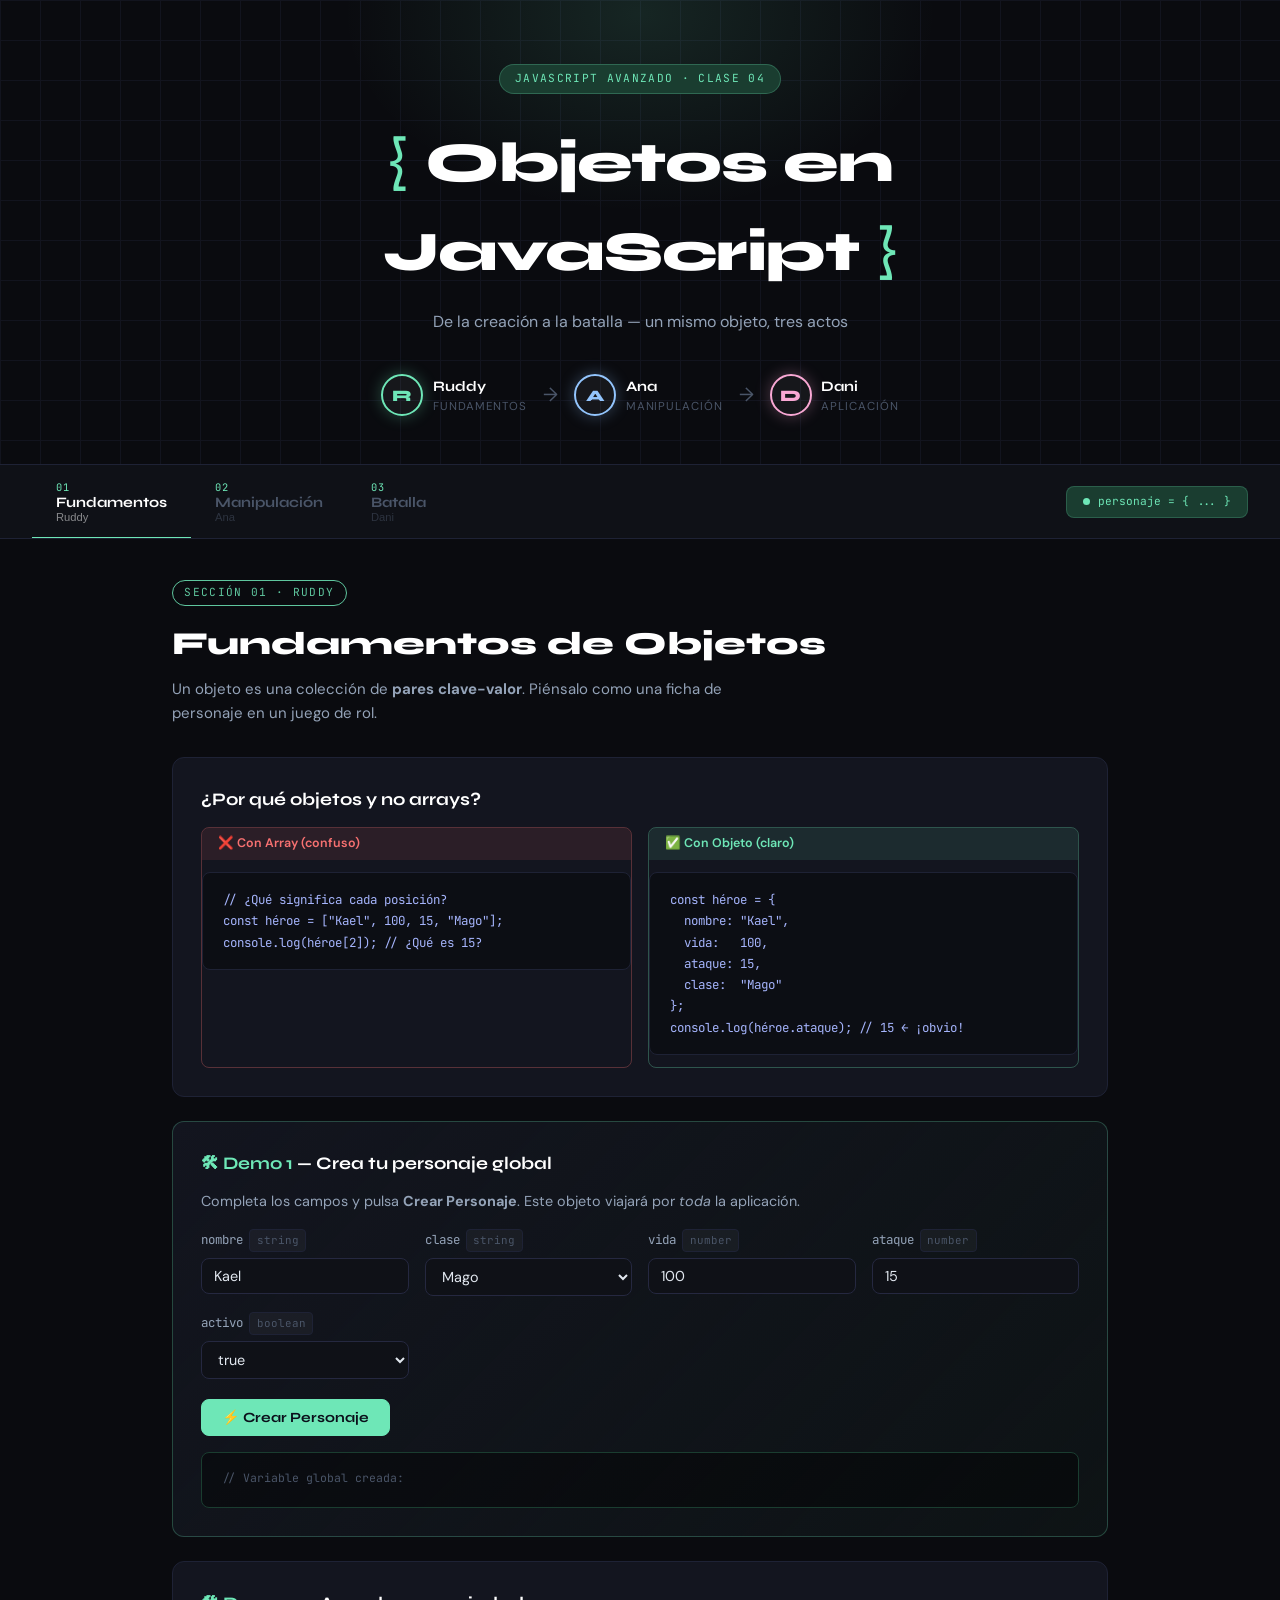
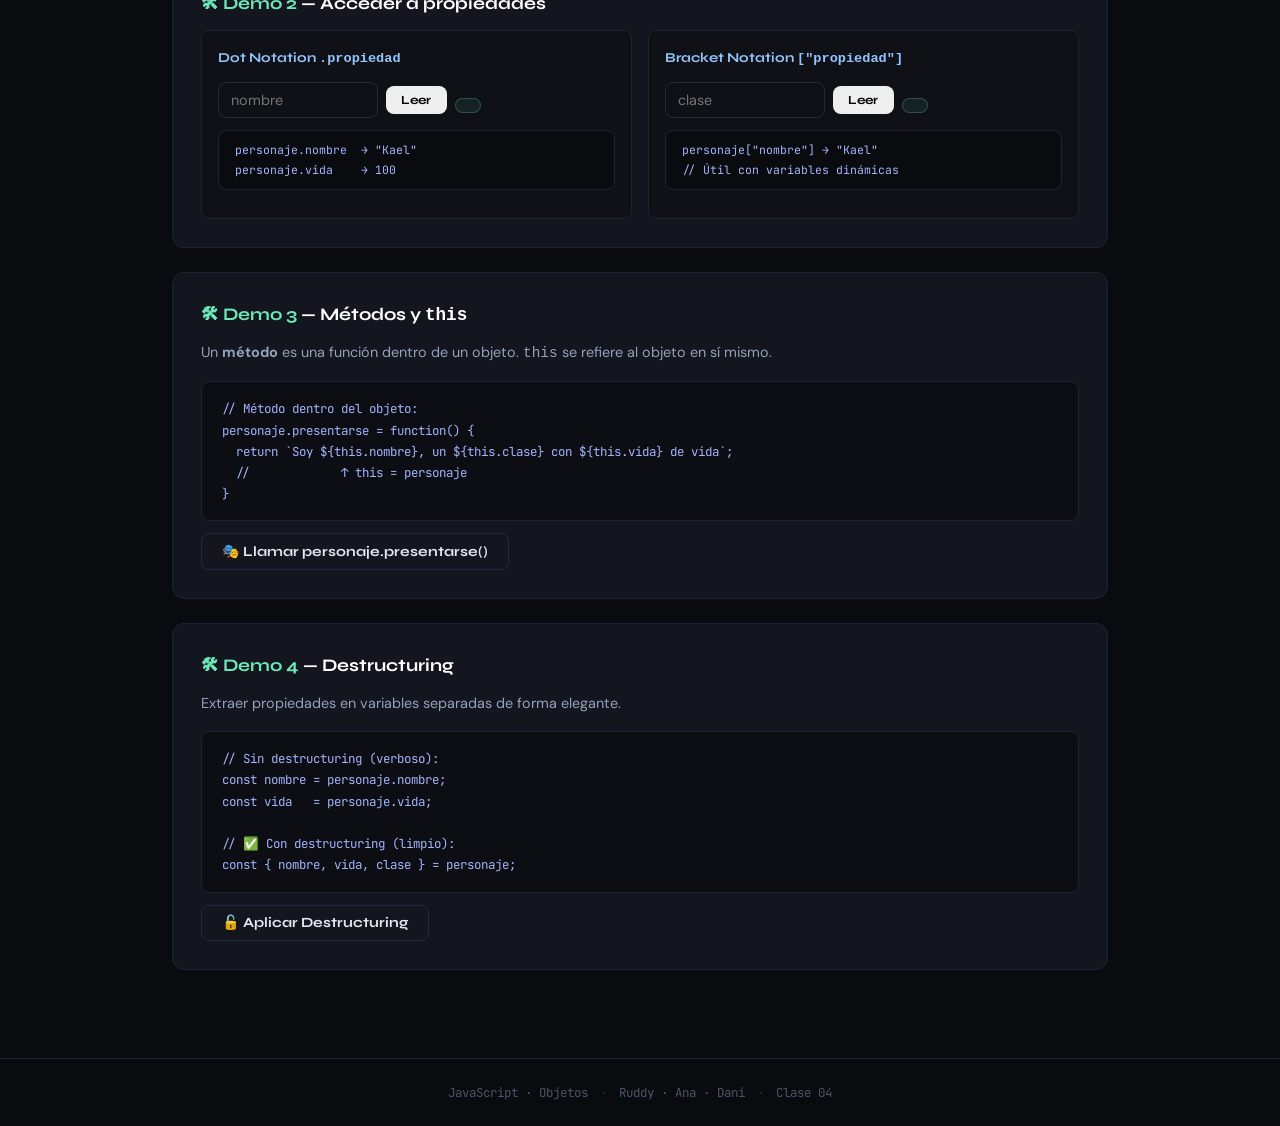
<file: index.html>
<!DOCTYPE html>
<html lang="es">
<head>
  <meta charset="UTF-8" />
  <meta name="viewport" content="width=device-width, initial-scale=1.0" />
  <title>Objetos en JavaScript — Demo Interactiva</title>

  <!-- Google Fonts -->
  <link rel="preconnect" href="https://fonts.googleapis.com" />
  <link rel="preconnect" href="https://fonts.gstatic.com" crossorigin />
  <link href="https://fonts.googleapis.com/css2?family=JetBrains+Mono:wght@400;700&family=Syne:wght@400;600;700;800&family=DM+Sans:wght@300;400;500&display=swap" rel="stylesheet" />

  <link rel="stylesheet" href="styles.css" />
</head>
<body>

  <!-- ============================================================
       HEADER
  ============================================================ -->
  <header class="site-header">
    <div class="header-bg-grid"></div>
    <div class="header-glow"></div>

    <div class="header-inner">
      <div class="badge">JavaScript Avanzado · Clase 04</div>

      <h1 class="header-title">
        <span class="title-bracket">{</span>
        Objetos en JavaScript
        <span class="title-bracket">}</span>
      </h1>

      <p class="header-subtitle">
        De la creación a la batalla — un mismo objeto, tres actos
      </p>

      <div class="presenters">
        <div class="presenter" data-section="0">
          <div class="presenter-avatar" style="--c:#6ee7b7">R</div>
          <div class="presenter-info">
            <span class="presenter-name">Ruddy</span>
            <span class="presenter-role">Fundamentos</span>
          </div>
        </div>
        <div class="presenter-arrow">→</div>
        <div class="presenter" data-section="1">
          <div class="presenter-avatar" style="--c:#93c5fd">A</div>
          <div class="presenter-info">
            <span class="presenter-name">Ana</span>
            <span class="presenter-role">Manipulación</span>
          </div>
        </div>
        <div class="presenter-arrow">→</div>
        <div class="presenter" data-section="2">
          <div class="presenter-avatar" style="--c:#f9a8d4">D</div>
          <div class="presenter-info">
            <span class="presenter-name">Dani</span>
            <span class="presenter-role">Aplicación</span>
          </div>
        </div>
      </div>
    </div>
  </header>

  <!-- ============================================================
       NAVIGATION TABS
  ============================================================ -->
  <nav class="tab-nav" id="tabNav">
    <button class="tab-btn active" data-tab="0" onclick="cambiarTab(0)">
      <span class="tab-num">01</span>
      <span class="tab-label">Fundamentos</span>
      <span class="tab-presenter">Ruddy</span>
    </button>
    <button class="tab-btn" data-tab="1" onclick="cambiarTab(1)">
      <span class="tab-num">02</span>
      <span class="tab-label">Manipulación</span>
      <span class="tab-presenter">Ana</span>
    </button>
    <button class="tab-btn" data-tab="2" onclick="cambiarTab(2)">
      <span class="tab-num">03</span>
      <span class="tab-label">Batalla</span>
      <span class="tab-presenter">Dani</span>
    </button>

    <!-- Barra de progreso del objeto -->
    <div class="objeto-status" id="objetoStatus">
      <span class="objeto-dot"></span>
      <code id="objetoLabel">personaje = { ... }</code>
    </div>
  </nav>

  <!-- ============================================================
       MAIN CONTENT
  ============================================================ -->
  <main class="main-content">

    <!-- ==========================================
         SECCIÓN 1 — RUDDY: Fundamentos
    ========================================== -->
    <section class="tab-section active" id="section-0">

      <div class="section-header">
        <div class="section-tag" style="--accent:#6ee7b7">Sección 01 · Ruddy</div>
        <h2 class="section-title">Fundamentos de Objetos</h2>
        <p class="section-desc">
          Un objeto es una colección de <strong>pares clave-valor</strong>.
          Piénsalo como una ficha de personaje en un juego de rol.
        </p>
      </div>

      <!-- ── Comparativa arrays vs objetos ── -->
      <div class="card">
        <h3 class="card-title">¿Por qué objetos y no arrays?</h3>
        <div class="compare-grid">
          <div class="compare-box compare-bad">
            <div class="compare-label">❌ Con Array (confuso)</div>
            <pre class="code-block">// ¿Qué significa cada posición?
const héroe = ["Kael", 100, 15, "Mago"];
console.log(héroe[2]); // ¿Qué es 15?</pre>
          </div>
          <div class="compare-box compare-good">
            <div class="compare-label">✅ Con Objeto (claro)</div>
            <pre class="code-block">const héroe = {
  nombre: "Kael",
  vida:   100,
  ataque: 15,
  clase:  "Mago"
};
console.log(héroe.ataque); // 15 ← ¡obvio!</pre>
          </div>
        </div>
      </div>

      <!-- ── Crear el objeto global ── -->
      <div class="card card-highlight">
        <h3 class="card-title">
          <span class="accent-green">🛠 Demo 1</span> — Crea tu personaje global
        </h3>
        <p class="card-desc">
          Completa los campos y pulsa <strong>Crear Personaje</strong>.
          Este objeto viajará por <em>toda</em> la aplicación.
        </p>

        <div class="form-grid">
          <div class="field-group">
            <label>nombre <span class="field-type">string</span></label>
            <input type="text" id="inp-nombre" placeholder="Kael" maxlength="20" />
          </div>
          <div class="field-group">
            <label>clase <span class="field-type">string</span></label>
            <select id="inp-clase">
              <option value="Mago">Mago</option>
              <option value="Guerrero">Guerrero</option>
              <option value="Arquero">Arquero</option>
              <option value="Paladín">Paladín</option>
            </select>
          </div>
          <div class="field-group">
            <label>vida <span class="field-type">number</span></label>
            <input type="number" id="inp-vida" placeholder="100" min="50" max="200" />
          </div>
          <div class="field-group">
            <label>ataque <span class="field-type">number</span></label>
            <input type="number" id="inp-ataque" placeholder="15" min="5" max="50" />
          </div>
          <div class="field-group">
            <label>activo <span class="field-type">boolean</span></label>
            <select id="inp-activo">
              <option value="true">true</option>
              <option value="false">false</option>
            </select>
          </div>
        </div>

        <button class="btn btn-primary" onclick="crearPersonaje()">
          ⚡ Crear Personaje
        </button>

        <div id="output-crear" class="output hidden"></div>

        <!-- Código generado dinámicamente -->
        <div id="code-personaje" class="code-generated hidden">
          <div class="code-label">// Variable global creada:</div>
          <pre id="code-personaje-text"></pre>
        </div>
      </div>

      <!-- ── Notación punto vs bracket ── -->
      <div class="card">
        <h3 class="card-title">
          <span class="accent-green">🛠 Demo 2</span> — Acceder a propiedades
        </h3>
        <div class="notation-grid">
          <div class="notation-box">
            <div class="notation-title">Dot Notation <code>.propiedad</code></div>
            <div class="notation-demo">
              <input type="text" id="dot-key" placeholder="nombre" class="input-sm" />
              <button class="btn btn-sm" onclick="leerDot()">Leer</button>
              <div id="dot-output" class="output-inline"></div>
            </div>
            <pre class="code-block mini">personaje.nombre  → "Kael"
personaje.vida    → 100</pre>
          </div>
          <div class="notation-box">
            <div class="notation-title">Bracket Notation <code>["propiedad"]</code></div>
            <div class="notation-demo">
              <input type="text" id="bracket-key" placeholder="clase" class="input-sm" />
              <button class="btn btn-sm" onclick="leerBracket()">Leer</button>
              <div id="bracket-output" class="output-inline"></div>
            </div>
            <pre class="code-block mini">personaje["nombre"] → "Kael"
// Útil con variables dinámicas</pre>
          </div>
        </div>
      </div>

      <!-- ── Métodos y this ── -->
      <div class="card">
        <h3 class="card-title">
          <span class="accent-green">🛠 Demo 3</span> — Métodos y <code>this</code>
        </h3>
        <p class="card-desc">
          Un <strong>método</strong> es una función dentro de un objeto.
          <code>this</code> se refiere al objeto en sí mismo.
        </p>
        <pre class="code-block">// Método dentro del objeto:
personaje.presentarse = function() {
  return `Soy ${this.nombre}, un ${this.clase} con ${this.vida} de vida`;
  //             ↑ this = personaje
}</pre>
        <button class="btn btn-secondary" onclick="llamarMetodo()">
          🎭 Llamar personaje.presentarse()
        </button>
        <div id="output-metodo" class="output hidden"></div>
      </div>

      <!-- ── Destructuring ── -->
      <div class="card">
        <h3 class="card-title">
          <span class="accent-green">🛠 Demo 4</span> — Destructuring
        </h3>
        <p class="card-desc">
          Extraer propiedades en variables separadas de forma elegante.
        </p>
        <pre class="code-block">// Sin destructuring (verboso):
const nombre = personaje.nombre;
const vida   = personaje.vida;

// ✅ Con destructuring (limpio):
const { nombre, vida, clase } = personaje;</pre>
        <button class="btn btn-secondary" onclick="mostrarDestructuring()">
          🔓 Aplicar Destructuring
        </button>
        <div id="output-destructuring" class="output hidden"></div>
      </div>

    </section>

    <!-- ==========================================
         SECCIÓN 2 — ANA: Manipulación avanzada
    ========================================== -->
    <section class="tab-section" id="section-1">

      <div class="section-header">
        <div class="section-tag" style="--accent:#93c5fd">Sección 02 · Ana</div>
        <h2 class="section-title">Manipulación Avanzada</h2>
        <p class="section-desc">
          Trabajamos directamente sobre <code>personaje</code> —
          el objeto creado por Ruddy. Lo copiamos, exploramos y mejoramos.
        </p>
      </div>

      <!-- Estado del objeto actual -->
      <div class="card card-state">
        <h3 class="card-title">📦 Estado actual del objeto <code>personaje</code></h3>
        <div id="estado-personaje" class="estado-box">
          <span class="estado-empty">Crea primero el personaje en la Sección 01 →</span>
        </div>
        <button class="btn btn-sm btn-ghost" onclick="refrescarEstado()">↻ Refrescar</button>
      </div>

      <!-- ── Spread Operator ── -->
      <div class="card">
        <h3 class="card-title">
          <span class="accent-blue">🛠 Demo 5</span> — Spread Operator <code>{ ...obj }</code>
        </h3>
        <p class="card-desc">
          Crea una <strong>copia independiente</strong> del objeto y añade o sobreescribe propiedades
          sin tocar el original.
        </p>
        <pre class="code-block">// Copia con modificación (sin mutar el original):
const personajeMejorado = {
  ...personaje,       // copia todas las propiedades
  nivel: 2,           // nueva propiedad
  ataque: personaje.ataque + 5  // sobreescribe ataque
};</pre>

        <div class="form-grid mini">
          <div class="field-group">
            <label>nivel <span class="field-type">number</span></label>
            <input type="number" id="spread-nivel" value="2" min="1" max="10" />
          </div>
          <div class="field-group">
            <label>bonus ataque <span class="field-type">number</span></label>
            <input type="number" id="spread-bonus" value="5" min="0" max="30" />
          </div>
          <div class="field-group">
            <label>habilidad especial <span class="field-type">string</span></label>
            <input type="text" id="spread-habilidad" placeholder="Bola de fuego" />
          </div>
        </div>

        <button class="btn btn-primary" onclick="aplicarSpread()">
          ✨ Crear Copia con Spread
        </button>
        <div id="output-spread" class="output hidden"></div>
      </div>

      <!-- ── Object.keys / values / entries ── -->
      <div class="card">
        <h3 class="card-title">
          <span class="accent-blue">🛠 Demo 6</span> — Object.keys · values · entries
        </h3>
        <p class="card-desc">
          Métodos estáticos para <em>iterar</em> sobre un objeto como si fuera un array.
        </p>

        <div class="methods-grid">
          <div class="method-box">
            <div class="method-name">Object.keys()</div>
            <div class="method-desc">Devuelve un array de las <strong>claves</strong></div>
            <button class="btn btn-sm" onclick="mostrarKeys()">▶ Ejecutar</button>
            <div id="out-keys" class="output-inline hidden"></div>
          </div>
          <div class="method-box">
            <div class="method-name">Object.values()</div>
            <div class="method-desc">Devuelve un array de los <strong>valores</strong></div>
            <button class="btn btn-sm" onclick="mostrarValues()">▶ Ejecutar</button>
            <div id="out-values" class="output-inline hidden"></div>
          </div>
          <div class="method-box">
            <div class="method-name">Object.entries()</div>
            <div class="method-desc">Devuelve un array de pares <strong>[clave, valor]</strong></div>
            <button class="btn btn-sm" onclick="mostrarEntries()">▶ Ejecutar</button>
            <div id="out-entries" class="output-inline hidden"></div>
          </div>
        </div>
      </div>

      <!-- ── TypeScript Interfaces ── -->
      <div class="card">
        <h3 class="card-title">
          <span class="accent-blue">📘 TypeScript</span> — Interfaces y Type Aliases
        </h3>
        <p class="card-desc">
          En TypeScript podemos <strong>definir la forma</strong> que debe tener un objeto.
          Aquí simulamos su validación.
        </p>

        <div class="ts-tabs">
          <div class="ts-panel">
            <div class="ts-label">Interface</div>
            <pre class="code-block ts">interface Personaje {
  nombre:  string;
  clase:   string;
  vida:    number;
  ataque:  number;
  activo:  boolean;
}

// TypeScript ERROR si falta una propiedad
// o si el tipo no coincide</pre>
          </div>
          <div class="ts-panel">
            <div class="ts-label">Type Alias</div>
            <pre class="code-block ts">type Personaje = {
  nombre:  string;
  clase:   string;
  vida:    number;
  ataque:  number;
  activo:  boolean;
};

// Más flexible — puede usarse
// con uniones: string | number</pre>
          </div>
        </div>

        <h4 class="sub-title">🔬 Simulador de validación TypeScript</h4>
        <p class="card-desc small">Introduce una propiedad y un valor para ver si superaría la validación de tipo.</p>
        <div class="ts-validator">
          <select id="ts-key">
            <option value="nombre">nombre (string)</option>
            <option value="vida">vida (number)</option>
            <option value="ataque">ataque (number)</option>
            <option value="activo">activo (boolean)</option>
          </select>
          <input type="text" id="ts-value" placeholder="Valor a asignar" />
          <button class="btn btn-sm" onclick="validarTipo()">✔ Validar tipo</button>
        </div>
        <div id="output-ts" class="output hidden"></div>
      </div>

    </section>

    <!-- ==========================================
         SECCIÓN 3 — DANI: Batalla
    ========================================== -->
    <section class="tab-section" id="section-2">

      <div class="section-header">
        <div class="section-tag" style="--accent:#f9a8d4">Sección 03 · Dani</div>
        <h2 class="section-title">Batalla de Objetos</h2>
        <p class="section-desc">
          El mismo <code>personaje</code> ahora combate contra un <code>enemigo</code>.
          Dos objetos interactuando en tiempo real.
        </p>
      </div>

      <!-- Dos tarjetas de combatientes -->
      <div class="battle-arena">

        <!-- Personaje -->
        <div class="combatant-card" id="card-personaje">
          <div class="combatant-side">HÉROE</div>
          <div class="combatant-avatar hero-avatar" id="hero-avatar">⚔</div>
          <div class="combatant-name" id="battle-nombre">— Sin personaje —</div>
          <div class="combatant-clase" id="battle-clase"></div>

          <div class="vida-section">
            <div class="vida-label">
              <span>VIDA</span>
              <span id="vida-personaje-num">—</span>
            </div>
            <div class="vida-bar-track">
              <div class="vida-bar hero-bar" id="vida-personaje-bar" style="width:100%"></div>
            </div>
          </div>

          <div class="combatant-stats">
            <div class="stat">
              <span class="stat-label">ATK</span>
              <span class="stat-val" id="stat-ataque">—</span>
            </div>
            <div class="stat">
              <span class="stat-label">LVL</span>
              <span class="stat-val" id="stat-nivel">—</span>
            </div>
          </div>
        </div>

        <!-- VS -->
        <div class="vs-center">
          <div class="vs-badge">VS</div>
          <div class="battle-log-mini" id="battle-log-mini">¡Prepárate para la batalla!</div>
        </div>

        <!-- Enemigo -->
        <div class="combatant-card enemy-card" id="card-enemigo">
          <div class="combatant-side">ENEMIGO</div>
          <div class="combatant-avatar enemy-avatar">💀</div>
          <div class="combatant-name" id="enemy-nombre">Zarak el Oscuro</div>
          <div class="combatant-clase">Nigromante · Lv.3</div>

          <div class="vida-section">
            <div class="vida-label">
              <span>VIDA</span>
              <span id="vida-enemigo-num">120</span>
            </div>
            <div class="vida-bar-track">
              <div class="vida-bar enemy-bar" id="vida-enemigo-bar" style="width:100%"></div>
            </div>
          </div>

          <div class="combatant-stats">
            <div class="stat">
              <span class="stat-label">ATK</span>
              <span class="stat-val">12</span>
            </div>
            <div class="stat">
              <span class="stat-label">LVL</span>
              <span class="stat-val">3</span>
            </div>
          </div>
        </div>

      </div>

      <!-- Controles de batalla -->
      <div class="battle-controls">
        <button class="btn btn-attack" id="btn-attack" onclick="atacarEnemigo()">
          ⚔ Atacar
        </button>
        <button class="btn btn-secondary" onclick="reiniciarJuego()">
          ↺ Reiniciar
        </button>
      </div>

      <!-- Log de batalla -->
      <div class="card">
        <h3 class="card-title">📜 Registro de Batalla</h3>
        <div class="battle-log" id="battleLog">
          <div class="log-entry log-info">⚡ ¡La arena está lista! Crea un personaje en la Sección 01 para comenzar.</div>
        </div>
      </div>

      <!-- Código de los objetos en juego -->
      <div class="card">
        <h3 class="card-title">💻 Los objetos detrás de la magia</h3>
        <div class="code-dual">
          <div>
            <div class="code-label accent-green">// personaje (creado por Ruddy)</div>
            <pre id="code-personaje-battle" class="code-block">// Crea primero el personaje →</pre>
          </div>
          <div>
            <div class="code-label accent-red">// enemigo (objeto de Dani)</div>
            <pre class="code-block" id="code-enemigo-display">let enemigo = {
  nombre: "Zarak el Oscuro",
  clase: "Nigromante",
  vida: 120,
  vidaMax: 120,
  ataque: 12,
  nivel: 3,
  activo: true
};</pre>
          </div>
        </div>

        <!-- Función atacarEnemigo explicada -->
        <div class="code-label" style="margin-top:1.5rem">// La función que conecta ambos objetos:</div>
        <pre class="code-block">function atacarEnemigo() {
  // 1. Calcular daño del personaje al enemigo
  const daño = personaje.ataque;
  enemigo.vida -= daño;                   // mutamos el objeto enemigo

  // 2. El enemigo contraataca
  const contraataque = enemigo.ataque;
  personaje.vida -= contraataque;         // mutamos el objeto personaje

  // 3. Actualizar la interfaz
  actualizarBarrasDeVida();
  agregarLog(`${personaje.nombre} hace ${daño} de daño`);
}</pre>
      </div>

    </section>

  </main>

  <!-- ============================================================
       FOOTER
  ============================================================ -->
  <footer class="site-footer">
    <div class="footer-inner">
      <span>JavaScript · Objetos</span>
      <span class="footer-sep">·</span>
      <span>Ruddy · Ana · Dani</span>
      <span class="footer-sep">·</span>
      <span>Clase 04</span>
    </div>
  </footer>

  <!-- Overlay de victoria/derrota -->
  <div class="battle-overlay hidden" id="battleOverlay">
    <div class="overlay-box">
      <div class="overlay-emoji" id="overlay-emoji">🏆</div>
      <div class="overlay-title" id="overlay-title">¡Victoria!</div>
      <div class="overlay-subtitle" id="overlay-subtitle"></div>
      <button class="btn btn-primary" onclick="reiniciarJuego()">Jugar de nuevo</button>
    </div>
  </div>

  <script src="script.js"></script>
</body>
</html>
</file>
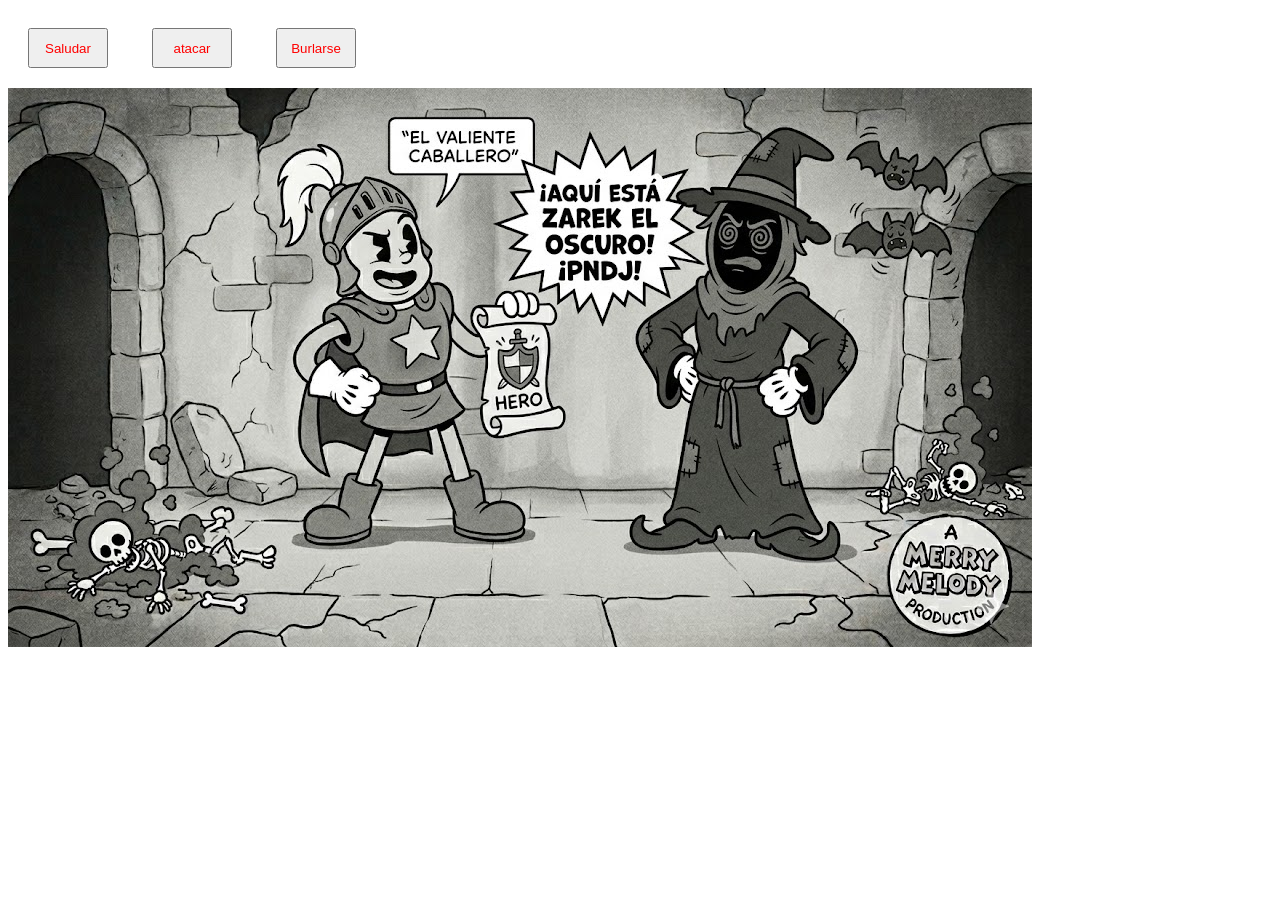
<file: test_lucha.html>
<!DOCTYPE html>
<html lang="en">
<head>
    <meta charset="UTF-8">
    <meta name="viewport" content="width=device-width, initial-scale=1.0">
    <title>Batalla Epica</title>
    <style>
        button{
            margin: 20px; height: 40px;
            width: 80px; color: red;
        }
    </style>
</head>
<body>
    <button id="saludar">Saludar</button>
    <button id="atacar">atacar</button>
    <button id="burla">Burlarse</button>
    
    <img id="imagen_inicial" src="523c3fc9-e9a6-409c-88e0-908aed94bf2b.jpeg">
    <img id="imagen_ataque_1" src="accc5b27-ff86-44fc-ac5b-fe49da318e50.jpeg" style="display:none">
    <img id="imagen_ataque_2" src="864cb897-9aa7-4da0-9f2a-8dee837d5205.jpeg" style="display:none">
    <img id="imagen_final" src="51a1e231-4728-4ffa-a5fc-fe7ff6695970.jpeg" style="display:none">
    <script>
        let personaje = {
            nombre: "Daniel",
            clase: "Guerrero",
            vida: 100,
            vidaMax: 100,
            ataque: 15,
            nivel: 1,
            activo: true,
            presentarse() { 
                console.log(`Soy ${this.nombre}, ${this.clase} de nivel ${this.nivel} y juro por mi vida detenerte`)
            }
        };
        
        let enemigo = {
            nombre: "Zarak el Oscuro",
            clase: "Nigromante",
            vida: 120,
            vidaMax: 120,
            ataque: 12,
            nivel: 3,
            activo: true,
            responder(){
                console.log(` ${this.nombre} en un extraño en un extraño idioma nos dice`)
                console.warn("pndj")
            }
        };

        function iniciar(){
            personaje.presentarse();
            risa()
        }

        function actualizarBarrasDeVida(){
            console.error(`Vida Heroe : ${personaje.vida}/${personaje.vidaMax}`)
            console.error(`Vida Villano : ${enemigo.vida}/${enemigo.vidaMax}`)
        }

        function risa(){
            enemigo.responder()
        }

        let turnoAtaque = 0;

        function mostrarImagen(id) {
            document.getElementById('imagen_inicial').style.display = 'none';
            document.getElementById('imagen_ataque_1').style.display = 'none';
            document.getElementById('imagen_ataque_2').style.display = 'none';
            document.getElementById('imagen_final').style.display = 'none';
            document.getElementById(id).style.display = '';
        }

        function atacarEnemigo() {
            console.log("EL heroe ataca al villano")
            const daño = personaje.ataque;
            enemigo.vida -= daño;
            console.log(`${personaje.nombre} el ${personaje.clase} hace ${daño} de daño`);

            console.log("EL villano contraataca")
            const contraataque = enemigo.ataque;
            personaje.vida -= contraataque;
            console.log(`${enemigo.nombre} hace ${contraataque} de daño`);
            actualizarBarrasDeVida();

            if(enemigo.vida<=0){
                mostrarImagen('imagen_final');
                alert("FIN, Heroicamente derrotaste al enemigo")
                return;
            }

            turnoAtaque++;
            if(turnoAtaque % 2 === 1){
                mostrarImagen('imagen_ataque_1');
            } else {
                mostrarImagen('imagen_ataque_2');
            }
            
            if(enemigo.vida < 20){
                alert("En villano se nota en sus ultimas")
            }
            if(personaje.vida < 20){
                alert("EL heroe se nota cansado, pero NO se rinde")
            }
        }

        const _saludar_ = document.getElementById('saludar');
        const _atacar_ = document.getElementById('atacar');
        const _burla_ = document.getElementById('burla');

        _saludar_.addEventListener('click', iniciar);
        _atacar_.addEventListener('click', atacarEnemigo);
        _burla_.addEventListener('click', risa);

    </script>

    
</body>
</html>
</file>
<file: styles.css>
/* ============================================================
   VARIABLES & RESET
============================================================ */
:root {
  --bg:        #0a0b0f;
  --bg-2:      #0f1117;
  --bg-card:   #13151f;
  --bg-card-2: #1a1d2b;
  --border:    #1e2235;
  --border-2:  #252840;

  --green:     #6ee7b7;
  --green-dim: #1a3d30;
  --blue:      #93c5fd;
  --blue-dim:  #1a2d4a;
  --pink:      #f9a8d4;
  --pink-dim:  #3d1a2d;
  --red:       #f87171;
  --red-dim:   #3d1a1a;
  --yellow:    #fde68a;

  --text:      #e2e8f0;
  --text-2:    #94a3b8;
  --text-3:    #4a5568;

  --font-display: 'Syne', sans-serif;
  --font-body:    'DM Sans', sans-serif;
  --font-mono:    'JetBrains Mono', monospace;

  --radius:    12px;
  --radius-sm: 8px;
  --shadow:    0 4px 24px rgba(0,0,0,0.4);

  --accent:    #6ee7b7; /* overridden per section */
}

*, *::before, *::after {
  box-sizing: border-box;
  margin: 0;
  padding: 0;
}

html { scroll-behavior: smooth; }

body {
  background: var(--bg);
  color: var(--text);
  font-family: var(--font-body);
  font-size: 15px;
  line-height: 1.6;
  min-height: 100vh;
  overflow-x: hidden;
}

/* ============================================================
   HEADER
============================================================ */
.site-header {
  position: relative;
  padding: 4rem 2rem 3rem;
  text-align: center;
  overflow: hidden;
  border-bottom: 1px solid var(--border);
}

.header-bg-grid {
  position: absolute;
  inset: 0;
  background-image:
    linear-gradient(var(--border) 1px, transparent 1px),
    linear-gradient(90deg, var(--border) 1px, transparent 1px);
  background-size: 40px 40px;
  opacity: 0.4;
}

.header-glow {
  position: absolute;
  top: -40%;
  left: 50%;
  transform: translateX(-50%);
  width: 600px;
  height: 400px;
  background: radial-gradient(ellipse, rgba(110,231,183,0.12) 0%, transparent 70%);
  pointer-events: none;
}

.header-inner {
  position: relative;
  z-index: 1;
  max-width: 900px;
  margin: 0 auto;
}

.badge {
  display: inline-block;
  background: var(--green-dim);
  color: var(--green);
  font-family: var(--font-mono);
  font-size: 0.7rem;
  letter-spacing: 0.12em;
  text-transform: uppercase;
  padding: 0.3rem 0.9rem;
  border-radius: 20px;
  border: 1px solid rgba(110,231,183,0.25);
  margin-bottom: 1.5rem;
  animation: fadeDown 0.6s ease;
}

.header-title {
  font-family: var(--font-display);
  font-size: clamp(2rem, 5vw, 3.5rem);
  font-weight: 800;
  letter-spacing: -0.02em;
  color: #fff;
  margin-bottom: 0.75rem;
  animation: fadeDown 0.7s ease;
}

.title-bracket {
  color: var(--green);
  font-weight: 400;
}

.header-subtitle {
  font-size: 1rem;
  color: var(--text-2);
  margin-bottom: 2.5rem;
  animation: fadeDown 0.8s ease;
}

/* Presenters */
.presenters {
  display: flex;
  align-items: center;
  justify-content: center;
  gap: 1rem;
  flex-wrap: wrap;
  animation: fadeDown 0.9s ease;
}

.presenter {
  display: flex;
  align-items: center;
  gap: 0.6rem;
  cursor: pointer;
  transition: transform 0.2s;
}
.presenter:hover { transform: translateY(-2px); }

.presenter-avatar {
  width: 42px;
  height: 42px;
  border-radius: 50%;
  background: rgba(255,255,255,0.05);
  border: 2px solid var(--c, #6ee7b7);
  display: flex;
  align-items: center;
  justify-content: center;
  font-family: var(--font-display);
  font-weight: 800;
  font-size: 1rem;
  color: var(--c, #6ee7b7);
  box-shadow: 0 0 16px color-mix(in srgb, var(--c, #6ee7b7) 30%, transparent);
}

.presenter-info {
  display: flex;
  flex-direction: column;
  text-align: left;
}

.presenter-name {
  font-family: var(--font-display);
  font-weight: 700;
  font-size: 0.9rem;
  color: #fff;
}

.presenter-role {
  font-size: 0.72rem;
  color: var(--text-3);
  text-transform: uppercase;
  letter-spacing: 0.08em;
}

.presenter-arrow {
  color: var(--text-3);
  font-size: 1.2rem;
}

/* ============================================================
   NAVIGATION
============================================================ */
.tab-nav {
  display: flex;
  align-items: center;
  gap: 0;
  background: var(--bg-2);
  border-bottom: 1px solid var(--border);
  padding: 0 2rem;
  position: sticky;
  top: 0;
  z-index: 100;
  overflow-x: auto;
}

.tab-btn {
  display: flex;
  flex-direction: column;
  align-items: flex-start;
  padding: 0.9rem 1.5rem;
  background: transparent;
  border: none;
  border-bottom: 2px solid transparent;
  cursor: pointer;
  color: var(--text-3);
  transition: all 0.25s ease;
  white-space: nowrap;
  margin-bottom: -1px;
}

.tab-btn:hover {
  color: var(--text);
  background: rgba(255,255,255,0.03);
}

.tab-btn.active {
  color: #fff;
  border-bottom-color: var(--green);
}

.tab-num {
  font-family: var(--font-mono);
  font-size: 0.65rem;
  color: var(--green);
  letter-spacing: 0.1em;
}

.tab-label {
  font-family: var(--font-display);
  font-weight: 700;
  font-size: 0.9rem;
}

.tab-presenter {
  font-size: 0.7rem;
  opacity: 0.5;
}

.objeto-status {
  margin-left: auto;
  display: flex;
  align-items: center;
  gap: 0.5rem;
  padding: 0 1rem;
  background: var(--green-dim);
  border-radius: var(--radius-sm);
  border: 1px solid rgba(110,231,183,0.2);
  height: 32px;
  white-space: nowrap;
}

.objeto-dot {
  width: 7px;
  height: 7px;
  border-radius: 50%;
  background: var(--green);
  animation: pulse 2s infinite;
}

#objetoLabel {
  font-family: var(--font-mono);
  font-size: 0.7rem;
  color: var(--green);
}

/* ============================================================
   MAIN CONTENT
============================================================ */
.main-content {
  max-width: 1000px;
  margin: 0 auto;
  padding: 2.5rem 2rem 4rem;
}

/* ── Sections ── */
.tab-section {
  display: none;
  animation: fadeIn 0.35s ease;
}
.tab-section.active { display: block; }

@keyframes fadeIn {
  from { opacity: 0; transform: translateY(12px); }
  to   { opacity: 1; transform: translateY(0); }
}
@keyframes fadeDown {
  from { opacity: 0; transform: translateY(-12px); }
  to   { opacity: 1; transform: translateY(0); }
}

/* ── Section Header ── */
.section-header {
  margin-bottom: 2rem;
}

.section-tag {
  display: inline-block;
  font-family: var(--font-mono);
  font-size: 0.7rem;
  text-transform: uppercase;
  letter-spacing: 0.12em;
  color: var(--accent);
  border: 1px solid var(--accent);
  padding: 0.2rem 0.7rem;
  border-radius: 20px;
  margin-bottom: 0.75rem;
  opacity: 0.85;
}

.section-title {
  font-family: var(--font-display);
  font-size: 2rem;
  font-weight: 800;
  color: #fff;
  margin-bottom: 0.5rem;
}

.section-desc {
  color: var(--text-2);
  max-width: 600px;
}

/* ── Cards ── */
.card {
  background: var(--bg-card);
  border: 1px solid var(--border);
  border-radius: var(--radius);
  padding: 1.75rem;
  margin-bottom: 1.5rem;
  transition: border-color 0.25s;
}
.card:hover { border-color: var(--border-2); }

.card-highlight {
  border-color: rgba(110,231,183,0.25);
  background: linear-gradient(135deg, var(--bg-card), rgba(110,231,183,0.04));
}

.card-state {
  border-color: rgba(147,197,253,0.2);
}

.card-title {
  font-family: var(--font-display);
  font-size: 1.1rem;
  font-weight: 700;
  color: #fff;
  margin-bottom: 0.75rem;
}

.card-desc {
  color: var(--text-2);
  margin-bottom: 1rem;
  font-size: 0.9rem;
}
.card-desc.small { font-size: 0.82rem; }

.sub-title {
  font-family: var(--font-display);
  font-weight: 700;
  color: var(--text);
  margin: 1.5rem 0 0.5rem;
  font-size: 0.95rem;
}

/* ── Code blocks ── */
.code-block {
  background: rgba(0,0,0,0.35);
  border: 1px solid var(--border);
  border-radius: var(--radius-sm);
  padding: 1rem 1.25rem;
  font-family: var(--font-mono);
  font-size: 0.78rem;
  color: #a5b4fc;
  overflow-x: auto;
  line-height: 1.7;
  margin: 0.75rem 0;
  white-space: pre;
}
.code-block.mini { padding: 0.6rem 1rem; font-size: 0.72rem; }
.code-block.ts { color: #93c5fd; }

.code-label {
  font-family: var(--font-mono);
  font-size: 0.72rem;
  color: var(--text-3);
  margin-bottom: 0.25rem;
}

.code-generated {
  margin-top: 1rem;
  background: rgba(0,0,0,0.4);
  border: 1px solid var(--green-dim);
  border-radius: var(--radius-sm);
  padding: 1rem 1.25rem;
}
.code-generated pre {
  font-family: var(--font-mono);
  font-size: 0.78rem;
  color: var(--green);
  white-space: pre;
  overflow-x: auto;
  line-height: 1.8;
}

/* ── Forms ── */
.form-grid {
  display: grid;
  grid-template-columns: repeat(auto-fill, minmax(180px, 1fr));
  gap: 1rem;
  margin-bottom: 1.25rem;
}
.form-grid.mini { margin: 1rem 0; }

.field-group {
  display: flex;
  flex-direction: column;
  gap: 0.4rem;
}

.field-group label {
  font-size: 0.78rem;
  color: var(--text-2);
  font-family: var(--font-mono);
  display: flex;
  align-items: center;
  gap: 0.4rem;
}

.field-type {
  color: var(--text-3);
  font-size: 0.68rem;
  background: rgba(255,255,255,0.04);
  padding: 0.1rem 0.4rem;
  border-radius: 4px;
  border: 1px solid var(--border);
}

input[type="text"],
input[type="number"],
select {
  background: var(--bg-2);
  border: 1px solid var(--border-2);
  border-radius: var(--radius-sm);
  color: var(--text);
  font-family: var(--font-body);
  font-size: 0.9rem;
  padding: 0.5rem 0.75rem;
  outline: none;
  transition: border-color 0.2s, box-shadow 0.2s;
  width: 100%;
}
input:focus, select:focus {
  border-color: var(--green);
  box-shadow: 0 0 0 3px rgba(110,231,183,0.1);
}
select option { background: var(--bg-2); }

.input-sm {
  width: auto;
  max-width: 160px;
}

/* ── Buttons ── */
.btn {
  display: inline-flex;
  align-items: center;
  gap: 0.4rem;
  padding: 0.55rem 1.25rem;
  border-radius: var(--radius-sm);
  border: 1px solid transparent;
  font-family: var(--font-display);
  font-weight: 700;
  font-size: 0.88rem;
  cursor: pointer;
  transition: all 0.2s ease;
  text-decoration: none;
}

.btn-primary {
  background: var(--green);
  color: #0a0f1a;
  border-color: var(--green);
}
.btn-primary:hover {
  background: #4ade80;
  border-color: #4ade80;
  transform: translateY(-1px);
  box-shadow: 0 4px 16px rgba(110,231,183,0.3);
}

.btn-secondary {
  background: transparent;
  color: var(--text);
  border-color: var(--border-2);
}
.btn-secondary:hover {
  background: rgba(255,255,255,0.05);
  border-color: var(--text-3);
}

.btn-ghost {
  background: transparent;
  color: var(--text-3);
  border-color: var(--border);
  font-size: 0.78rem;
  padding: 0.3rem 0.8rem;
}
.btn-ghost:hover { color: var(--text); }

.btn-sm {
  padding: 0.35rem 0.9rem;
  font-size: 0.78rem;
}

.btn-attack {
  background: linear-gradient(135deg, #ef4444, #b91c1c);
  color: #fff;
  border-color: #dc2626;
  padding: 0.75rem 2.5rem;
  font-size: 1.1rem;
}
.btn-attack:hover {
  transform: translateY(-2px);
  box-shadow: 0 8px 24px rgba(239,68,68,0.35);
}
.btn-attack:disabled {
  opacity: 0.4;
  cursor: not-allowed;
  transform: none;
  box-shadow: none;
}

/* ── Outputs ── */
.output {
  margin-top: 1rem;
  padding: 0.75rem 1rem;
  border-radius: var(--radius-sm);
  font-size: 0.85rem;
  border: 1px solid;
  line-height: 1.6;
}
.output.hidden { display: none; }
.output.success {
  background: rgba(110,231,183,0.08);
  border-color: rgba(110,231,183,0.3);
  color: var(--green);
}
.output.error {
  background: rgba(248,113,113,0.08);
  border-color: rgba(248,113,113,0.3);
  color: var(--red);
}
.output.info {
  background: rgba(147,197,253,0.08);
  border-color: rgba(147,197,253,0.3);
  color: var(--blue);
}
.output.warning {
  background: rgba(253,230,138,0.08);
  border-color: rgba(253,230,138,0.3);
  color: var(--yellow);
}

.output-inline {
  display: inline-block;
  margin: 0.75rem 0 0;
  font-family: var(--font-mono);
  font-size: 0.78rem;
  padding: 0.4rem 0.75rem;
  border-radius: var(--radius-sm);
  background: rgba(110,231,183,0.08);
  border: 1px solid rgba(110,231,183,0.25);
  color: var(--green);
}
.output-inline.hidden { display: none; }

/* ── Compare grid ── */
.compare-grid {
  display: grid;
  grid-template-columns: 1fr 1fr;
  gap: 1rem;
  margin-top: 0.75rem;
}
@media (max-width: 600px) { .compare-grid { grid-template-columns: 1fr; } }

.compare-box {
  border-radius: var(--radius-sm);
  overflow: hidden;
  border: 1px solid;
}
.compare-bad { border-color: rgba(248,113,113,0.3); }
.compare-good { border-color: rgba(110,231,183,0.3); }

.compare-label {
  padding: 0.4rem 1rem;
  font-size: 0.78rem;
  font-weight: 600;
}
.compare-bad .compare-label { background: rgba(248,113,113,0.1); color: var(--red); }
.compare-good .compare-label { background: rgba(110,231,183,0.1); color: var(--green); }

/* ── Notation grid ── */
.notation-grid {
  display: grid;
  grid-template-columns: 1fr 1fr;
  gap: 1rem;
  margin-top: 0.5rem;
}
@media (max-width: 600px) { .notation-grid { grid-template-columns: 1fr; } }

.notation-box {
  background: var(--bg-2);
  border: 1px solid var(--border);
  border-radius: var(--radius-sm);
  padding: 1rem;
}

.notation-title {
  font-family: var(--font-display);
  font-weight: 700;
  font-size: 0.85rem;
  color: var(--blue);
  margin-bottom: 0.75rem;
}

.notation-demo {
  display: flex;
  align-items: center;
  gap: 0.5rem;
  margin-bottom: 0.75rem;
  flex-wrap: wrap;
}

/* ── Estado del objeto ── */
.estado-box {
  background: var(--bg-2);
  border: 1px solid var(--border);
  border-radius: var(--radius-sm);
  padding: 1rem;
  font-family: var(--font-mono);
  font-size: 0.8rem;
  color: var(--blue);
  min-height: 80px;
  display: flex;
  flex-direction: column;
  gap: 0.3rem;
  margin-bottom: 0.75rem;
  line-height: 1.8;
}
.estado-empty { color: var(--text-3); font-style: italic; font-family: var(--font-body); }

.estado-key { color: var(--blue); }
.estado-val { color: var(--green); }
.estado-label { color: var(--text-3); }

/* ── Methods grid ── */
.methods-grid {
  display: grid;
  grid-template-columns: repeat(3, 1fr);
  gap: 1rem;
  margin-top: 0.75rem;
}
@media (max-width: 700px) { .methods-grid { grid-template-columns: 1fr; } }

.method-box {
  background: var(--bg-2);
  border: 1px solid var(--border);
  border-radius: var(--radius-sm);
  padding: 1rem;
  display: flex;
  flex-direction: column;
  gap: 0.5rem;
}

.method-name {
  font-family: var(--font-mono);
  font-size: 0.82rem;
  color: var(--blue);
  font-weight: 700;
}
.method-desc { font-size: 0.8rem; color: var(--text-2); }

/* ── TypeScript tabs ── */
.ts-tabs {
  display: grid;
  grid-template-columns: 1fr 1fr;
  gap: 1rem;
  margin-bottom: 1rem;
}
@media (max-width: 600px) { .ts-tabs { grid-template-columns: 1fr; } }

.ts-panel { display: flex; flex-direction: column; gap: 0.3rem; }
.ts-label {
  font-family: var(--font-mono);
  font-size: 0.7rem;
  color: var(--blue);
  text-transform: uppercase;
  letter-spacing: 0.1em;
}

.ts-validator {
  display: flex;
  align-items: center;
  gap: 0.75rem;
  flex-wrap: wrap;
  margin-top: 0.75rem;
  margin-bottom: 0.75rem;
}
.ts-validator select, .ts-validator input { width: auto; max-width: 200px; }

/* ============================================================
   BATTLE ARENA
============================================================ */
.battle-arena {
  display: grid;
  grid-template-columns: 1fr auto 1fr;
  gap: 1.5rem;
  align-items: center;
  margin-bottom: 1.5rem;
}
@media (max-width: 700px) {
  .battle-arena { grid-template-columns: 1fr; }
  .vs-center { order: -1; text-align: center; }
}

.combatant-card {
  background: var(--bg-card);
  border: 1px solid var(--border);
  border-radius: var(--radius);
  padding: 1.5rem;
  text-align: center;
  transition: all 0.3s;
  position: relative;
  overflow: hidden;
}
.combatant-card::before {
  content: '';
  position: absolute;
  top: 0; left: 0; right: 0;
  height: 3px;
  background: var(--green);
}
.enemy-card::before { background: var(--red); }

.combatant-side {
  font-family: var(--font-mono);
  font-size: 0.65rem;
  letter-spacing: 0.15em;
  color: var(--text-3);
  margin-bottom: 0.75rem;
  text-transform: uppercase;
}

.combatant-avatar {
  font-size: 3rem;
  margin-bottom: 0.75rem;
  display: block;
  transition: transform 0.2s;
}
.hero-avatar { filter: drop-shadow(0 0 12px rgba(110,231,183,0.5)); }
.enemy-avatar { filter: drop-shadow(0 0 12px rgba(248,113,113,0.5)); }

.combatant-name {
  font-family: var(--font-display);
  font-weight: 800;
  font-size: 1.1rem;
  color: #fff;
  margin-bottom: 0.2rem;
}
.combatant-clase {
  font-size: 0.75rem;
  color: var(--text-3);
  margin-bottom: 1rem;
}

/* Vida bars */
.vida-section { margin-bottom: 1rem; }

.vida-label {
  display: flex;
  justify-content: space-between;
  font-family: var(--font-mono);
  font-size: 0.7rem;
  color: var(--text-3);
  margin-bottom: 0.3rem;
}

.vida-bar-track {
  background: rgba(255,255,255,0.06);
  border-radius: 20px;
  height: 10px;
  overflow: hidden;
}

.vida-bar {
  height: 100%;
  border-radius: 20px;
  transition: width 0.5s ease, background 0.5s;
}
.hero-bar { background: linear-gradient(90deg, #6ee7b7, #34d399); }
.enemy-bar { background: linear-gradient(90deg, #f87171, #ef4444); }

.combatant-stats {
  display: flex;
  justify-content: center;
  gap: 1.5rem;
}
.stat { display: flex; flex-direction: column; align-items: center; gap: 0.1rem; }
.stat-label { font-size: 0.65rem; color: var(--text-3); text-transform: uppercase; letter-spacing: 0.1em; }
.stat-val { font-family: var(--font-mono); font-weight: 700; font-size: 1rem; color: #fff; }

/* VS Center */
.vs-center {
  display: flex;
  flex-direction: column;
  align-items: center;
  gap: 1rem;
}

.vs-badge {
  width: 52px;
  height: 52px;
  border-radius: 50%;
  background: var(--bg-card-2);
  border: 2px solid var(--border-2);
  display: flex;
  align-items: center;
  justify-content: center;
  font-family: var(--font-display);
  font-weight: 800;
  font-size: 0.9rem;
  color: var(--text-2);
}

.battle-log-mini {
  font-size: 0.72rem;
  color: var(--text-3);
  text-align: center;
  max-width: 100px;
  line-height: 1.5;
  font-style: italic;
}

/* Battle controls */
.battle-controls {
  display: flex;
  justify-content: center;
  gap: 1rem;
  margin-bottom: 1.5rem;
}

/* Battle log */
.battle-log {
  max-height: 220px;
  overflow-y: auto;
  display: flex;
  flex-direction: column;
  gap: 0.4rem;
  padding: 0.25rem 0;
}

.log-entry {
  padding: 0.4rem 0.75rem;
  border-radius: var(--radius-sm);
  font-size: 0.82rem;
  font-family: var(--font-mono);
  border-left: 3px solid;
  animation: slideIn 0.3s ease;
}
@keyframes slideIn {
  from { opacity: 0; transform: translateX(-8px); }
  to   { opacity: 1; transform: translateX(0); }
}

.log-info {
  border-color: var(--blue);
  background: rgba(147,197,253,0.06);
  color: var(--blue);
}
.log-attack {
  border-color: var(--green);
  background: rgba(110,231,183,0.06);
  color: var(--green);
}
.log-enemy {
  border-color: var(--red);
  background: rgba(248,113,113,0.06);
  color: var(--red);
}
.log-win {
  border-color: var(--yellow);
  background: rgba(253,230,138,0.06);
  color: var(--yellow);
}

/* Dual code */
.code-dual {
  display: grid;
  grid-template-columns: 1fr 1fr;
  gap: 1.5rem;
}
@media (max-width: 600px) { .code-dual { grid-template-columns: 1fr; } }

.accent-green { color: var(--green); }
.accent-blue { color: var(--blue); }
.accent-red { color: var(--red); }

/* ============================================================
   BATTLE OVERLAY
============================================================ */
.battle-overlay {
  position: fixed;
  inset: 0;
  background: rgba(0,0,0,0.85);
  backdrop-filter: blur(8px);
  display: flex;
  align-items: center;
  justify-content: center;
  z-index: 1000;
}
.battle-overlay.hidden { display: none; }

.overlay-box {
  background: var(--bg-card);
  border: 1px solid var(--border-2);
  border-radius: 20px;
  padding: 3rem;
  text-align: center;
  max-width: 400px;
  animation: popIn 0.4s cubic-bezier(0.34, 1.56, 0.64, 1);
}
@keyframes popIn {
  from { opacity: 0; transform: scale(0.7); }
  to   { opacity: 1; transform: scale(1); }
}

.overlay-emoji { font-size: 4rem; margin-bottom: 1rem; display: block; }
.overlay-title {
  font-family: var(--font-display);
  font-size: 2rem;
  font-weight: 800;
  color: #fff;
  margin-bottom: 0.5rem;
}
.overlay-subtitle {
  color: var(--text-2);
  margin-bottom: 2rem;
  font-size: 0.9rem;
}

/* ============================================================
   FOOTER
============================================================ */
.site-footer {
  border-top: 1px solid var(--border);
  padding: 1.5rem 2rem;
  text-align: center;
}
.footer-inner {
  display: flex;
  align-items: center;
  justify-content: center;
  gap: 0.75rem;
  font-size: 0.78rem;
  color: var(--text-3);
  font-family: var(--font-mono);
}
.footer-sep { color: var(--border-2); }

/* ============================================================
   ANIMATIONS
============================================================ */
@keyframes pulse {
  0%, 100% { opacity: 1; }
  50%       { opacity: 0.4; }
}

.shake {
  animation: shake 0.4s ease;
}
@keyframes shake {
  0%, 100% { transform: translateX(0); }
  25%       { transform: translateX(-6px); }
  75%       { transform: translateX(6px); }
}

.flash-hit {
  animation: flashHit 0.3s ease;
}
@keyframes flashHit {
  0%   { opacity: 1; }
  50%  { opacity: 0.3; }
  100% { opacity: 1; }
}

/* ============================================================
   SCROLLBAR
============================================================ */
::-webkit-scrollbar { width: 6px; height: 6px; }
::-webkit-scrollbar-track { background: var(--bg-2); }
::-webkit-scrollbar-thumb { background: var(--border-2); border-radius: 3px; }
::-webkit-scrollbar-thumb:hover { background: var(--text-3); }

/* ============================================================
   RESPONSIVE
============================================================ */
@media (max-width: 768px) {
  .main-content { padding: 1.5rem 1rem 3rem; }
  .tab-nav { padding: 0 0.5rem; }
  .tab-btn { padding: 0.7rem 1rem; }
  .battle-arena { gap: 1rem; }
}
</file>
